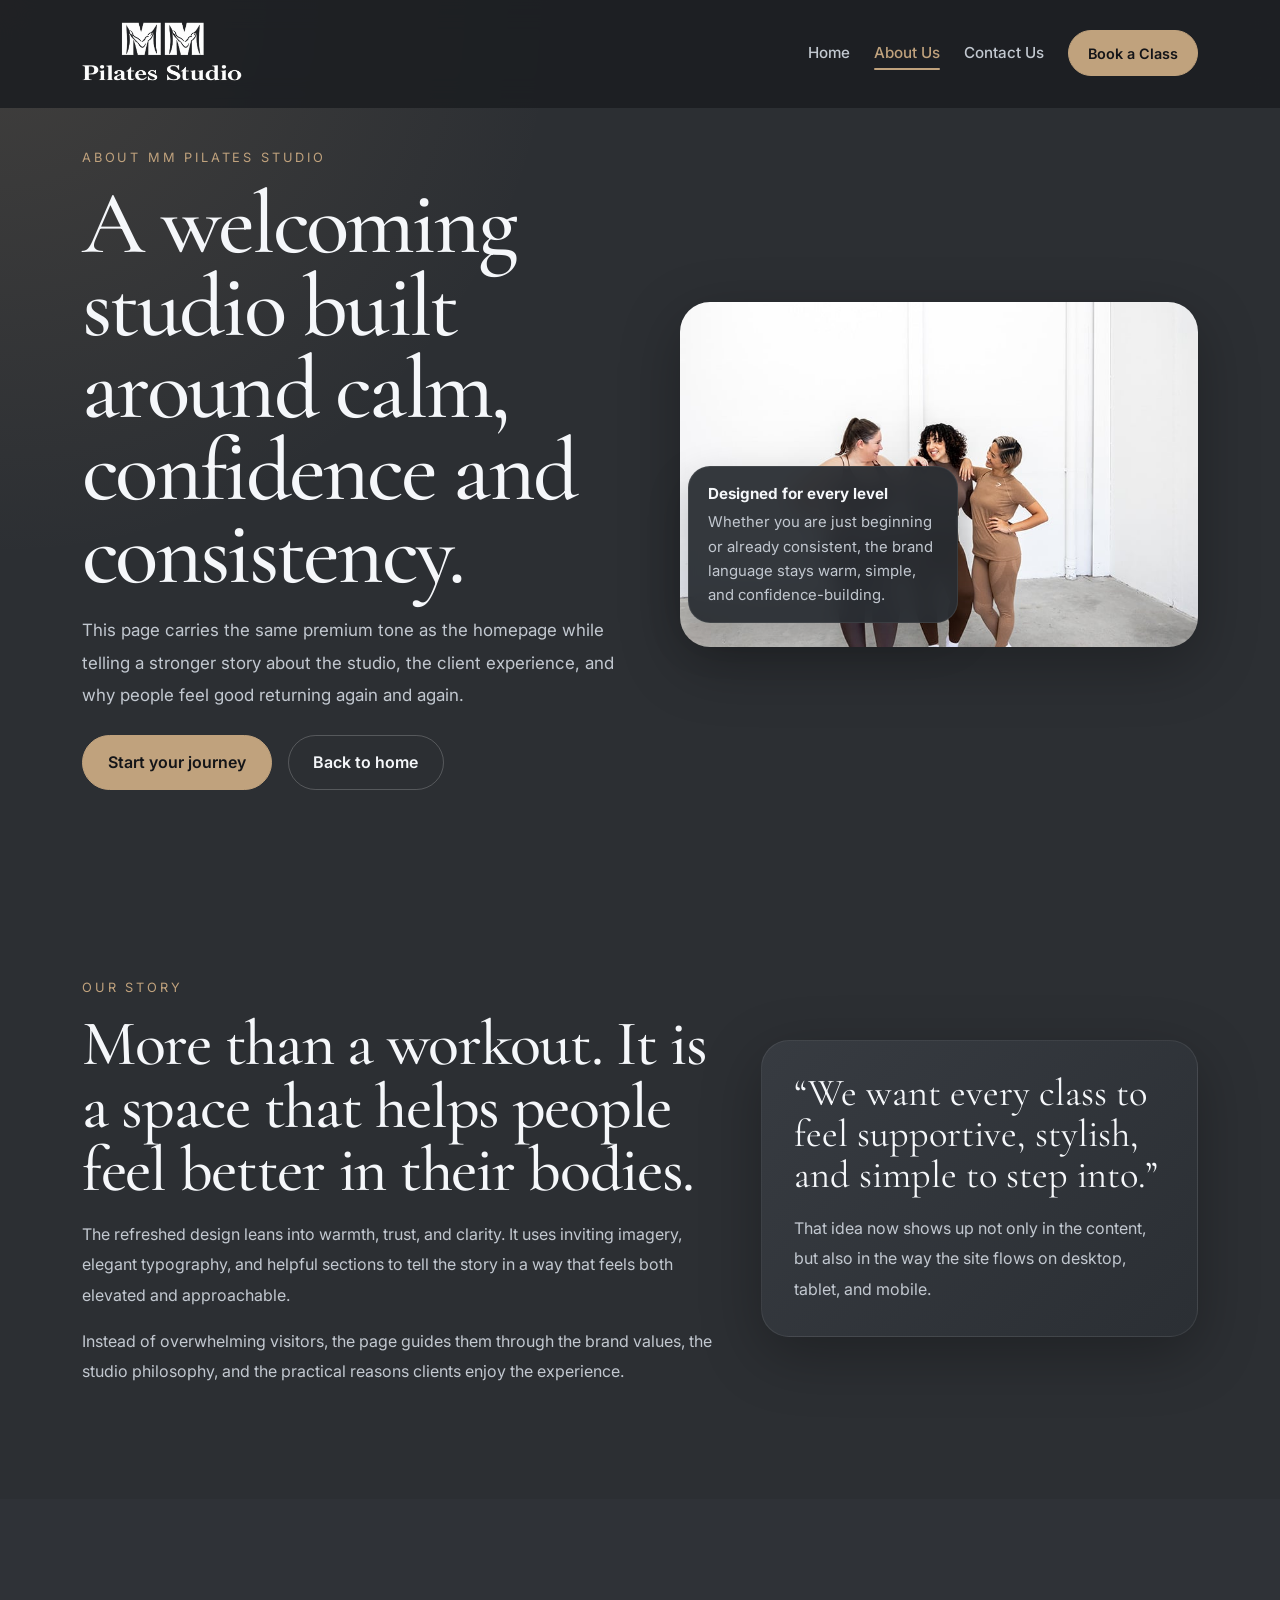
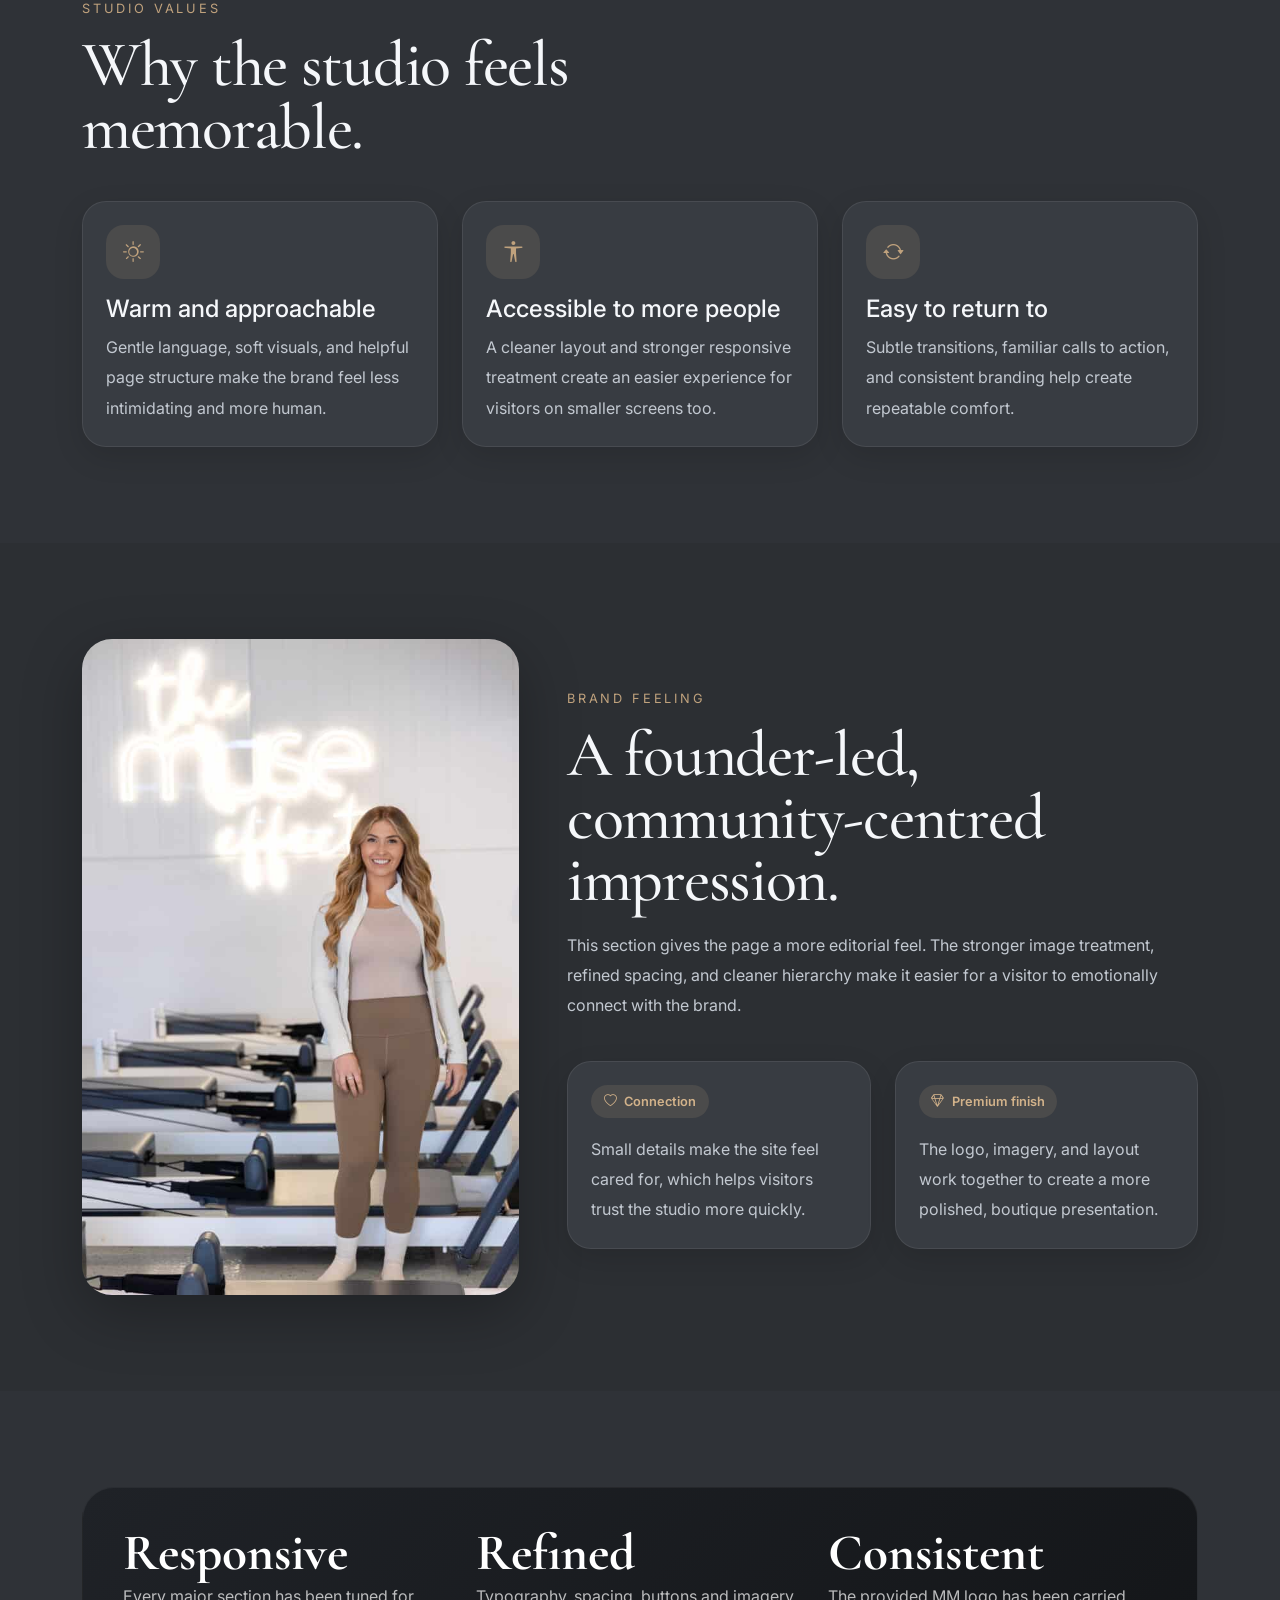
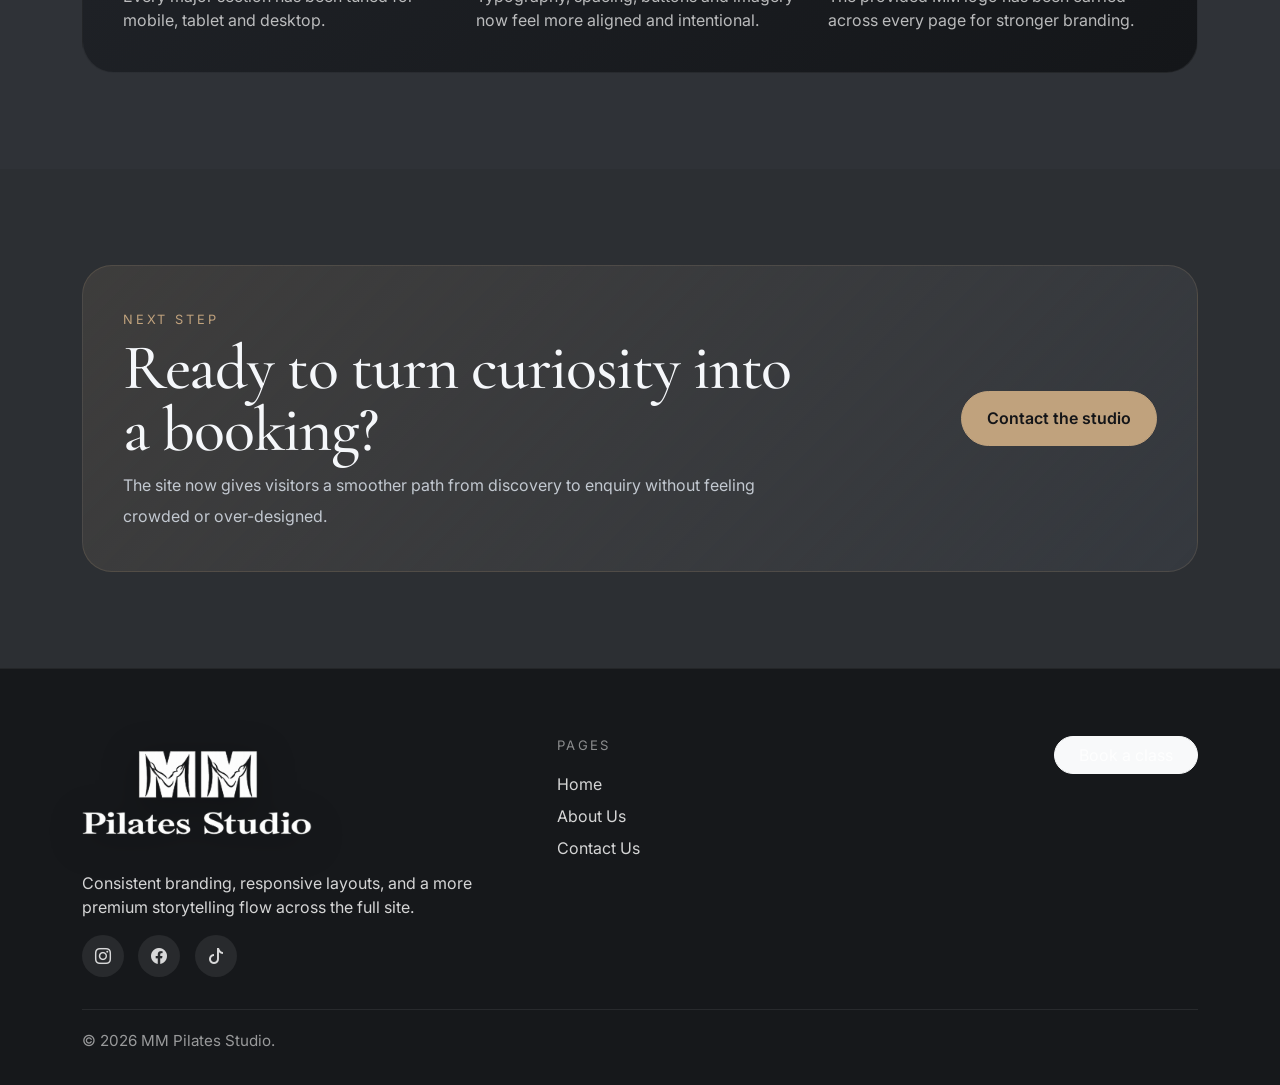
<file: mmPilateStudio-3/about.html>
<!doctype html>
<html lang="en">
<head>
  <meta charset="utf-8">
  <meta name="viewport" content="width=device-width, initial-scale=1">
  <title>MM Pilates Studio - About Us</title>
  <meta name="description" content="Learn about MM Pilates Studio.">
  <link rel="preconnect" href="https://fonts.googleapis.com">
  <link rel="preconnect" href="https://fonts.gstatic.com" crossorigin>
  <link href="https://fonts.googleapis.com/css2?family=Cormorant+Garamond:wght@400;500;600;700&family=Inter:wght@400;500;600;700&display=swap" rel="stylesheet">
  <link rel="stylesheet" href="https://cdn.jsdelivr.net/npm/bootstrap@5.3.3/dist/css/bootstrap.min.css">
  <link rel="stylesheet" href="https://cdn.jsdelivr.net/npm/bootstrap-icons@1.11.3/font/bootstrap-icons.min.css">
  <link rel="stylesheet" href="css/style.css">
</head>
<body>
  <nav class="navbar navbar-expand-lg fixed-top">
    <div class="container py-2">
      <a class="navbar-brand" href="index.html" aria-label="MM Pilates Studio home">
        <img class="nav-logo" src="assets/images/mm-logo.png" alt="MM Pilates Studio logo">
      </a>
      <button class="navbar-toggler" type="button" data-bs-toggle="collapse" data-bs-target="#mainNav" aria-controls="mainNav" aria-expanded="false" aria-label="Toggle navigation">
        <span class="navbar-toggler-icon"></span>
      </button>
      <div class="collapse navbar-collapse" id="mainNav">
        <ul class="navbar-nav ms-auto align-items-lg-center gap-lg-2">
          <li class="nav-item"><a class="nav-link" href="index.html">Home</a></li>
          <li class="nav-item"><a class="nav-link active" href="about.html">About Us</a></li>
          <li class="nav-item"><a class="nav-link" href="contact.html">Contact Us</a></li>
          <li class="nav-item ms-lg-2"><a class="btn btn-muse" href="contact.html">Book a Class</a></li>
        </ul>
      </div>
    </div>
  </nav>

  <header class="page-hero">
    <div class="container">
      <div class="row align-items-center g-5">
        <div class="col-lg-6" data-reveal>
          <span class="eyebrow">About MM Pilates Studio</span>
          <h1>A welcoming studio built around calm, confidence and consistency.</h1>
          <p class="lead-text">This page carries the same premium tone as the homepage while telling a stronger story about the studio, the client experience, and why people feel good returning again and again.</p>
          <div class="d-flex flex-wrap gap-3 mt-4">
            <a class="btn btn-muse" href="contact.html">Start your journey</a>
            <a class="btn btn-muse-outline" href="index.html">Back to home</a>
          </div>
        </div>
        <div class="col-lg-6" data-reveal>
          <div class="hero-image-shell">
            <img class="page-hero-media w-100" src="assets/images/about-hero.jpg" alt="About MM Pilates Studio">
            <div class="hero-badge">
              <strong>Designed for every level</strong>
              <span>Whether you are just beginning or already consistent, the brand language stays warm, simple, and confidence-building.</span>
            </div>
          </div>
        </div>
      </div>
    </div>
  </header>

  <section class="section-pad">
    <div class="container">
      <div class="row g-5 align-items-center">
        <div class="col-lg-7" data-reveal>
          <span class="eyebrow">Our story</span>
          <h2 class="section-title">More than a workout. It is a space that helps people feel better in their bodies.</h2>
          <p class="copy-muted">The refreshed design leans into warmth, trust, and clarity. It uses inviting imagery, elegant typography, and helpful sections to tell the story in a way that feels both elevated and approachable.</p>
          <p class="copy-muted">Instead of overwhelming visitors, the page guides them through the brand values, the studio philosophy, and the practical reasons clients enjoy the experience.</p>
        </div>
        <div class="col-lg-5" data-reveal>
          <div class="quote-panel">
            <blockquote>“We want every class to feel supportive, stylish, and simple to step into.”</blockquote>
            <p class="copy-muted mb-0">That idea now shows up not only in the content, but also in the way the site flows on desktop, tablet, and mobile.</p>
          </div>
        </div>
      </div>
    </div>
  </section>

  <section class="section-pad section-soft">
    <div class="container">
      <div class="row mb-4">
        <div class="col-lg-7" data-reveal>
          <span class="eyebrow">Studio values</span>
          <h2 class="section-title">Why the studio feels memorable.</h2>
        </div>
      </div>
      <div class="row g-4">
        <div class="col-md-4" data-reveal>
          <article class="story-card h-100">
            <div class="content">
              <div class="icon"><i class="bi bi-sun"></i></div>
              <h3 class="h4">Warm and approachable</h3>
              <p class="copy-muted mb-0">Gentle language, soft visuals, and helpful page structure make the brand feel less intimidating and more human.</p>
            </div>
          </article>
        </div>
        <div class="col-md-4" data-reveal>
          <article class="story-card h-100">
            <div class="content">
              <div class="icon"><i class="bi bi-universal-access"></i></div>
              <h3 class="h4">Accessible to more people</h3>
              <p class="copy-muted mb-0">A cleaner layout and stronger responsive treatment create an easier experience for visitors on smaller screens too.</p>
            </div>
          </article>
        </div>
        <div class="col-md-4" data-reveal>
          <article class="story-card h-100">
            <div class="content">
              <div class="icon"><i class="bi bi-arrow-repeat"></i></div>
              <h3 class="h4">Easy to return to</h3>
              <p class="copy-muted mb-0">Subtle transitions, familiar calls to action, and consistent branding help create repeatable comfort.</p>
            </div>
          </article>
        </div>
      </div>
    </div>
  </section>

  <section class="section-pad">
    <div class="container">
      <div class="row g-5 align-items-center">
        <div class="col-lg-5" data-reveal>
          <img class="founder-image" src="assets/images/allana.jpg" alt="Instructor in the studio">
        </div>
        <div class="col-lg-7" data-reveal>
          <span class="eyebrow">Brand feeling</span>
          <h2 class="section-title">A founder-led, community-centred impression.</h2>
          <p class="copy-muted">This section gives the page a more editorial feel. The stronger image treatment, refined spacing, and cleaner hierarchy make it easier for a visitor to emotionally connect with the brand.</p>
          <div class="row g-4 mt-2">
            <div class="col-sm-6">
              <div class="story-card h-100">
                <div class="content">
                  <span class="tag"><i class="bi bi-heart"></i> Connection</span>
                  <p class="copy-muted mt-3 mb-0">Small details make the site feel cared for, which helps visitors trust the studio more quickly.</p>
                </div>
              </div>
            </div>
            <div class="col-sm-6">
              <div class="story-card h-100">
                <div class="content">
                  <span class="tag"><i class="bi bi-gem"></i> Premium finish</span>
                  <p class="copy-muted mt-3 mb-0">The logo, imagery, and layout work together to create a more polished, boutique presentation.</p>
                </div>
              </div>
            </div>
          </div>
        </div>
      </div>
    </div>
  </section>

  <section class="section-pad section-soft">
    <div class="container">
      <div class="stats-band" data-reveal>
        <div class="row g-4 text-center text-lg-start">
          <div class="col-md-4 stat-item">
            <strong>Responsive</strong>
            <span>Every major section has been tuned for mobile, tablet and desktop.</span>
          </div>
          <div class="col-md-4 stat-item">
            <strong>Refined</strong>
            <span>Typography, spacing, buttons and imagery now feel more aligned and intentional.</span>
          </div>
          <div class="col-md-4 stat-item">
            <strong>Consistent</strong>
            <span>The provided MM logo has been carried across every page for stronger branding.</span>
          </div>
        </div>
      </div>
    </div>
  </section>

  <section class="section-pad">
    <div class="container">
      <div class="cta-band" data-reveal>
        <div class="row align-items-center g-4">
          <div class="col-lg-8">
            <span class="eyebrow mb-2">Next step</span>
            <h2 class="section-title mb-2">Ready to turn curiosity into a booking?</h2>
            <p class="copy-muted mb-0">The site now gives visitors a smoother path from discovery to enquiry without feeling crowded or over-designed.</p>
          </div>
          <div class="col-lg-4 text-lg-end">
            <a class="btn btn-muse" href="contact.html">Contact the studio</a>
          </div>
        </div>
      </div>
    </div>
  </section>

  <footer class="footer">
    <div class="container">
      <div class="row g-4 align-items-start">
        <div class="col-lg-5">
          <img class="footer-logo mb-3" src="assets/images/mm-logo.png" alt="MM Pilates Studio logo">
          <p class="mb-3">Consistent branding, responsive layouts, and a more premium storytelling flow across the full site.</p>
          <div class="social-list">
            <a href="#" aria-label="Instagram"><i class="bi bi-instagram"></i></a>
            <a href="#" aria-label="Facebook"><i class="bi bi-facebook"></i></a>
            <a href="#" aria-label="TikTok"><i class="bi bi-tiktok"></i></a>
          </div>
        </div>
        <div class="col-sm-6 col-lg-2">
          <div class="footer-title mb-3">Pages</div>
          <div class="d-grid gap-2">
            <a href="index.html">Home</a>
            <a href="about.html">About Us</a>
            <a href="contact.html">Contact Us</a>
          </div>
        </div>
        <div class="col-lg-5 text-lg-end">
          <a class="btn btn-light rounded-pill px-4" href="contact.html">Book a class</a>
        </div>
      </div>
      <div class="copyright">© <span data-year></span> MM Pilates Studio.</div>
    </div>
  </footer>

  <button class="back-to-top" type="button" aria-label="Back to top">
    <i class="bi bi-arrow-up"></i>
  </button>

  <script src="https://cdn.jsdelivr.net/npm/bootstrap@5.3.3/dist/js/bootstrap.bundle.min.js"></script>
  <script src="js/main.js"></script>
</body>
</html>
</file>
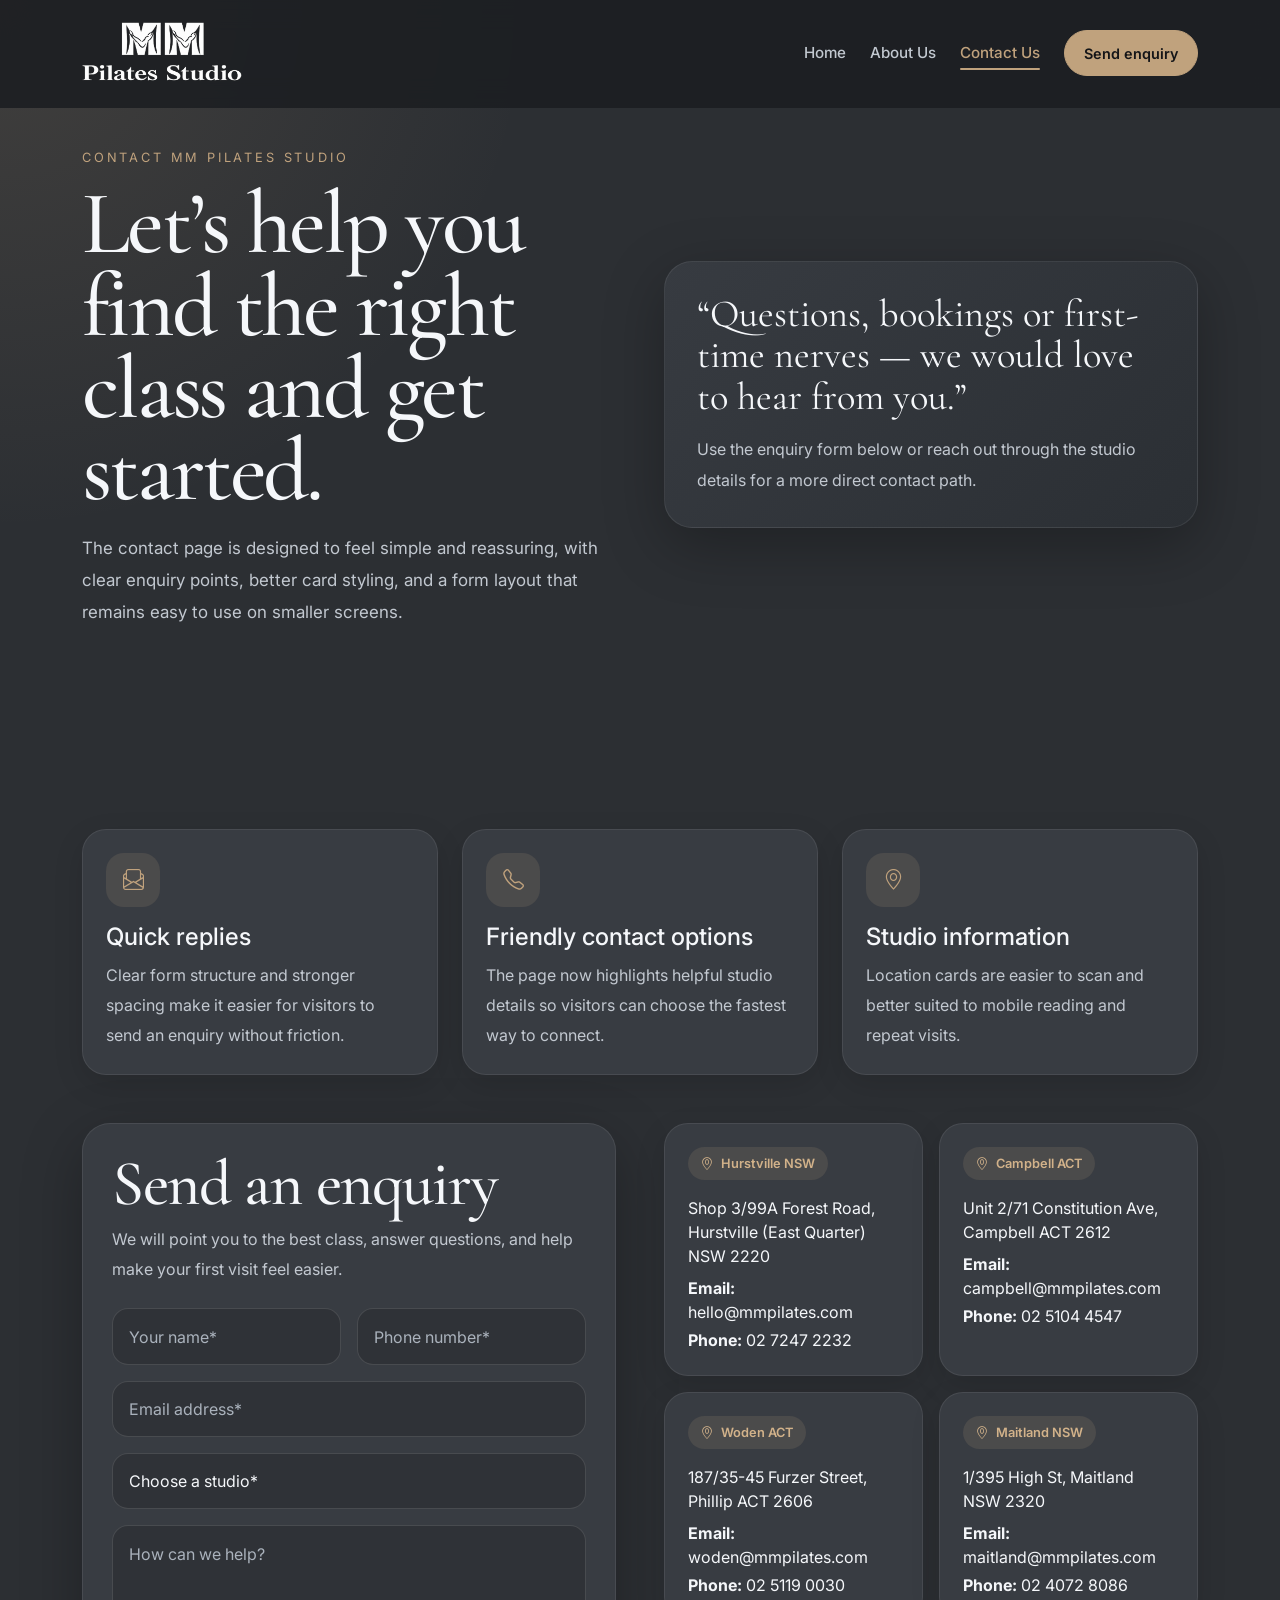
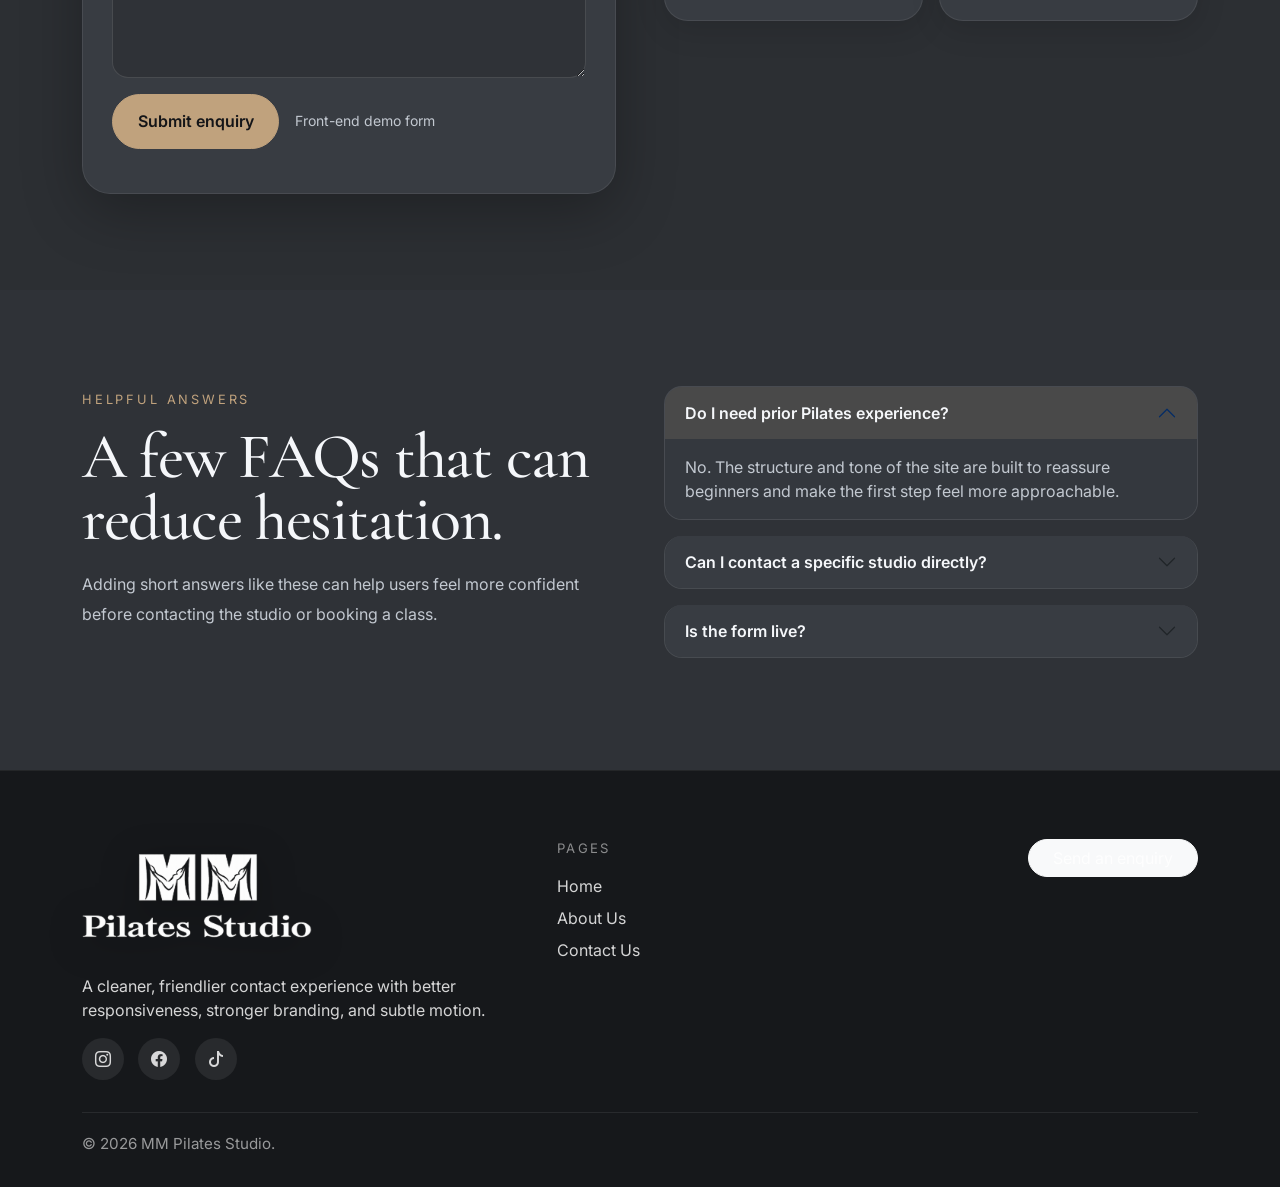
<file: mmPilateStudio-3/contact.html>
<!doctype html>
<html lang="en">
<head>
  <meta charset="utf-8">
  <meta name="viewport" content="width=device-width, initial-scale=1">
  <title>MM Pilates Studio - Contact Us</title>
  <meta name="description" content="Contact MM Pilates Studio.">
  <link rel="preconnect" href="https://fonts.googleapis.com">
  <link rel="preconnect" href="https://fonts.gstatic.com" crossorigin>
  <link href="https://fonts.googleapis.com/css2?family=Cormorant+Garamond:wght@400;500;600;700&family=Inter:wght@400;500;600;700&display=swap" rel="stylesheet">
  <link rel="stylesheet" href="https://cdn.jsdelivr.net/npm/bootstrap@5.3.3/dist/css/bootstrap.min.css">
  <link rel="stylesheet" href="https://cdn.jsdelivr.net/npm/bootstrap-icons@1.11.3/font/bootstrap-icons.min.css">
  <link rel="stylesheet" href="css/style.css">
</head>
<body>
  <nav class="navbar navbar-expand-lg fixed-top">
    <div class="container py-2">
      <a class="navbar-brand" href="index.html" aria-label="MM Pilates Studio home">
        <img class="nav-logo" src="assets/images/mm-logo.png" alt="MM Pilates Studio logo">
      </a>
      <button class="navbar-toggler" type="button" data-bs-toggle="collapse" data-bs-target="#mainNav" aria-controls="mainNav" aria-expanded="false" aria-label="Toggle navigation">
        <span class="navbar-toggler-icon"></span>
      </button>
      <div class="collapse navbar-collapse" id="mainNav">
        <ul class="navbar-nav ms-auto align-items-lg-center gap-lg-2">
          <li class="nav-item"><a class="nav-link" href="index.html">Home</a></li>
          <li class="nav-item"><a class="nav-link" href="about.html">About Us</a></li>
          <li class="nav-item"><a class="nav-link active" href="contact.html">Contact Us</a></li>
          <li class="nav-item ms-lg-2"><a class="btn btn-muse" href="#contactForm">Send enquiry</a></li>
        </ul>
      </div>
    </div>
  </nav>

  <header class="page-hero">
    <div class="container">
      <div class="row align-items-center g-5">
        <div class="col-lg-6" data-reveal>
          <span class="eyebrow">Contact MM Pilates Studio</span>
          <h1>Let’s help you find the right class and get started.</h1>
          <p class="lead-text">The contact page is designed to feel simple and reassuring, with clear enquiry points, better card styling, and a form layout that remains easy to use on smaller screens.</p>
        </div>
        <div class="col-lg-6" data-reveal>
          <div class="quote-panel">
            <blockquote>“Questions, bookings or first-time nerves — we would love to hear from you.”</blockquote>
            <p class="copy-muted mb-0">Use the enquiry form below or reach out through the studio details for a more direct contact path.</p>
          </div>
        </div>
      </div>
    </div>
  </header>

  <section class="section-pad">
    <div class="container">
      <div class="row g-4 mb-5">
        <div class="col-md-4" data-reveal>
          <article class="contact-card">
            <div class="content">
              <div class="icon"><i class="bi bi-envelope-paper"></i></div>
              <h3 class="h4">Quick replies</h3>
              <p class="copy-muted mb-0">Clear form structure and stronger spacing make it easier for visitors to send an enquiry without friction.</p>
            </div>
          </article>
        </div>
        <div class="col-md-4" data-reveal>
          <article class="contact-card">
            <div class="content">
              <div class="icon"><i class="bi bi-telephone"></i></div>
              <h3 class="h4">Friendly contact options</h3>
              <p class="copy-muted mb-0">The page now highlights helpful studio details so visitors can choose the fastest way to connect.</p>
            </div>
          </article>
        </div>
        <div class="col-md-4" data-reveal>
          <article class="contact-card">
            <div class="content">
              <div class="icon"><i class="bi bi-geo-alt"></i></div>
              <h3 class="h4">Studio information</h3>
              <p class="copy-muted mb-0">Location cards are easier to scan and better suited to mobile reading and repeat visits.</p>
            </div>
          </article>
        </div>
      </div>

      <div class="row g-5 align-items-start">
        <div class="col-lg-6" data-reveal>
          <div class="form-shell">
            <h2 class="section-title h1 mb-2">Send an enquiry</h2>
            <p class="copy-muted mb-4">We will point you to the best class, answer questions, and help make your first visit feel easier.</p>
            <form id="contactForm">
              <div class="row g-3">
                <div class="col-md-6"><input class="form-control" type="text" placeholder="Your name*" required></div>
                <div class="col-md-6"><input class="form-control" type="tel" placeholder="Phone number*" required></div>
                <div class="col-12"><input class="form-control" type="email" placeholder="Email address*" required></div>
                <div class="col-12">
                  <select class="form-select" required>
                    <option value="">Choose a studio*</option>
                    <option>Hurstville</option>
                    <option>Campbell</option>
                    <option>Woden</option>
                    <option>Maitland</option>
                  </select>
                </div>
                <div class="col-12"><textarea class="form-control" rows="5" placeholder="How can we help?"></textarea></div>
                <div class="col-12 d-grid d-sm-flex gap-3 align-items-center">
                  <button class="btn btn-muse" type="submit">Submit enquiry</button>
                  <span class="copy-muted small">Front-end demo form</span>
                </div>
              </div>
            </form>
            <div id="formStatus" class="mt-3"></div>
          </div>
        </div>
        <div class="col-lg-6" data-reveal>
          <div class="row g-3">
            <div class="col-sm-6">
              <article class="contact-card h-100">
                <div class="content">
                  <span class="tag"><i class="bi bi-geo-alt"></i> Hurstville NSW</span>
                  <p class="mt-3 mb-2">Shop 3/99A Forest Road, Hurstville (East Quarter) NSW 2220</p>
                  <p class="mb-1"><strong>Email:</strong> hello@mmpilates.com</p>
                  <p class="mb-0"><strong>Phone:</strong> 02 7247 2232</p>
                </div>
              </article>
            </div>
            <div class="col-sm-6">
              <article class="contact-card h-100">
                <div class="content">
                  <span class="tag"><i class="bi bi-geo-alt"></i> Campbell ACT</span>
                  <p class="mt-3 mb-2">Unit 2/71 Constitution Ave, Campbell ACT 2612</p>
                  <p class="mb-1"><strong>Email:</strong> campbell@mmpilates.com</p>
                  <p class="mb-0"><strong>Phone:</strong> 02 5104 4547</p>
                </div>
              </article>
            </div>
            <div class="col-sm-6">
              <article class="contact-card h-100">
                <div class="content">
                  <span class="tag"><i class="bi bi-geo-alt"></i> Woden ACT</span>
                  <p class="mt-3 mb-2">187/35-45 Furzer Street, Phillip ACT 2606</p>
                  <p class="mb-1"><strong>Email:</strong> woden@mmpilates.com</p>
                  <p class="mb-0"><strong>Phone:</strong> 02 5119 0030</p>
                </div>
              </article>
            </div>
            <div class="col-sm-6">
              <article class="contact-card h-100">
                <div class="content">
                  <span class="tag"><i class="bi bi-geo-alt"></i> Maitland NSW</span>
                  <p class="mt-3 mb-2">1/395 High St, Maitland NSW 2320</p>
                  <p class="mb-1"><strong>Email:</strong> maitland@mmpilates.com</p>
                  <p class="mb-0"><strong>Phone:</strong> 02 4072 8086</p>
                </div>
              </article>
            </div>
          </div>
        </div>
      </div>
    </div>
  </section>

  <section class="section-pad section-soft">
    <div class="container">
      <div class="row g-5 align-items-start">
        <div class="col-lg-6" data-reveal>
          <span class="eyebrow">Helpful answers</span>
          <h2 class="section-title">A few FAQs that can reduce hesitation.</h2>
          <p class="copy-muted">Adding short answers like these can help users feel more confident before contacting the studio or booking a class.</p>
        </div>
        <div class="col-lg-6" data-reveal>
          <div class="accordion" id="faqAccordion">
            <div class="accordion-item">
              <h2 class="accordion-header">
                <button class="accordion-button" type="button" data-bs-toggle="collapse" data-bs-target="#faqOne">Do I need prior Pilates experience?</button>
              </h2>
              <div id="faqOne" class="accordion-collapse collapse show" data-bs-parent="#faqAccordion">
                <div class="accordion-body">No. The structure and tone of the site are built to reassure beginners and make the first step feel more approachable.</div>
              </div>
            </div>
            <div class="accordion-item">
              <h2 class="accordion-header">
                <button class="accordion-button collapsed" type="button" data-bs-toggle="collapse" data-bs-target="#faqTwo">Can I contact a specific studio directly?</button>
              </h2>
              <div id="faqTwo" class="accordion-collapse collapse" data-bs-parent="#faqAccordion">
                <div class="accordion-body">Yes. The contact cards give visitors studio-specific details so they can quickly choose the most relevant location.</div>
              </div>
            </div>
            <div class="accordion-item">
              <h2 class="accordion-header">
                <button class="accordion-button collapsed" type="button" data-bs-toggle="collapse" data-bs-target="#faqThree">Is the form live?</button>
              </h2>
              <div id="faqThree" class="accordion-collapse collapse" data-bs-parent="#faqAccordion">
                <div class="accordion-body">In this static version, the form shows a success message. It can be connected to Formspree, Netlify Forms, or a custom backend.</div>
              </div>
            </div>
          </div>
        </div>
      </div>
    </div>
  </section>

  <footer class="footer">
    <div class="container">
      <div class="row g-4 align-items-start">
        <div class="col-lg-5">
          <img class="footer-logo mb-3" src="assets/images/mm-logo.png" alt="MM Pilates Studio logo">
          <p class="mb-3">A cleaner, friendlier contact experience with better responsiveness, stronger branding, and subtle motion.</p>
          <div class="social-list">
            <a href="#" aria-label="Instagram"><i class="bi bi-instagram"></i></a>
            <a href="#" aria-label="Facebook"><i class="bi bi-facebook"></i></a>
            <a href="#" aria-label="TikTok"><i class="bi bi-tiktok"></i></a>
          </div>
        </div>
        <div class="col-sm-6 col-lg-2">
          <div class="footer-title mb-3">Pages</div>
          <div class="d-grid gap-2">
            <a href="index.html">Home</a>
            <a href="about.html">About Us</a>
            <a href="contact.html">Contact Us</a>
          </div>
        </div>
        <div class="col-lg-5 text-lg-end">
          <a class="btn btn-light rounded-pill px-4" href="#contactForm">Send an enquiry</a>
        </div>
      </div>
      <div class="copyright">© <span data-year></span> MM Pilates Studio.</div>
    </div>
  </footer>

  <button class="back-to-top" type="button" aria-label="Back to top">
    <i class="bi bi-arrow-up"></i>
  </button>

  <script src="https://cdn.jsdelivr.net/npm/bootstrap@5.3.3/dist/js/bootstrap.bundle.min.js"></script>
  <script src="js/main.js"></script>
</body>
</html>
</file>
<file: mmPilateStudio-3/css/style.css>
:root {
  --muse-cream: #2f3237;
  --muse-soft: #383c42;
  --muse-card: #3a3f46;
  --muse-accent: #c0a27d;
  --muse-accent-deep: #d2b28a;
  --muse-ink: #f5f7fa;
  --muse-copy: #c2c8d0;
  --muse-white: #ffffff;
  --muse-border: rgba(255, 255, 255, 0.08);
  --muse-shadow: 0 18px 60px rgba(0, 0, 0, 0.28);
  --radius-lg: 30px;
  --radius-md: 22px;
  --radius-sm: 14px;
  --transition: all 0.35s ease;
}

html {
  scroll-behavior: smooth;
}

body {
  font-family: "Inter", sans-serif;
  color: var(--muse-ink);
  background: #2c2f33;
  overflow-x: hidden;
}

body::selection {
  background: rgba(192, 162, 125, 0.22);
}

a {
  text-decoration: none;
}

img {
  display: block;
  max-width: 100%;
}

h1,
h2,
h3,
h4,
h5,
h6,
p,
span,
li,
strong,
label {
  color: inherit;
}

/* ------------------------------
   SECTION LAYOUT
------------------------------ */
.section-pad {
  padding: 6rem 0;
}

.section-soft {
  background: #2f3237;
}

.section-title {
  font-family: "Cormorant Garamond", serif;
  font-size: clamp(2.5rem, 5vw, 4.4rem);
  line-height: 0.98;
  letter-spacing: -0.02em;
  margin-bottom: 1.1rem;
  color: var(--muse-ink);
}

.eyebrow {
  display: inline-block;
  text-transform: uppercase;
  letter-spacing: 0.22em;
  font-size: 0.8rem;
  color: var(--muse-accent);
  margin-bottom: 1rem;
}

.copy-muted,
.lead-text {
  color: var(--muse-copy);
  line-height: 1.9;
}

.lead-text {
  font-size: 1.06rem;
}

/* ------------------------------
   BUTTONS
------------------------------ */
.btn-muse,
.btn-muse-outline,
.btn-square {
  display: inline-flex;
  align-items: center;
  justify-content: center;
  gap: 0.55rem;
  transition: var(--transition);
}

.btn-muse {
  color: #141518;
  background: var(--muse-accent);
  border: 1px solid var(--muse-accent);
  border-radius: 999px;
  padding: 0.9rem 1.55rem;
  font-weight: 600;
}

.btn-muse:hover {
  color: #141518;
  background: #d3b089;
  border-color: #d3b089;
  transform: translateY(-2px);
  box-shadow: 0 12px 28px rgba(0, 0, 0, 0.22);
}

.btn-muse-outline {
  color: var(--muse-ink);
  background: transparent;
  border: 1px solid rgba(255, 255, 255, 0.2);
  border-radius: 999px;
  padding: 0.9rem 1.55rem;
  font-weight: 600;
}

.btn-muse-outline:hover {
  color: #141518;
  background: var(--muse-accent);
  border-color: var(--muse-accent);
}

.btn-square {
  border-radius: 4px;
  background: #1d2024;
  color: var(--muse-white);
  padding: 1.15rem 2rem;
  font-weight: 600;
  letter-spacing: 0.08em;
  text-transform: uppercase;
  border: 1px solid rgba(255, 255, 255, 0.08);
}

.btn-square:hover {
  color: var(--muse-white);
  background: #25292e;
  transform: translateY(-2px);
}

/* ------------------------------
   NAVBAR
------------------------------ */
.navbar {
  background: rgba(28, 30, 34, 0.88);
  backdrop-filter: blur(14px);
  border-bottom: 1px solid transparent;
  transition: var(--transition);
  padding: 0.25rem 0;
}

.navbar.scrolled {
  background: rgba(24, 26, 30, 0.96);
  border-color: var(--muse-border);
  box-shadow: 0 8px 30px rgba(0, 0, 0, 0.22);
}

.navbar-brand {
  display: flex;
  align-items: center;
  gap: 0.5rem;
  padding: 0;
}

.nav-logo {
  width: 160px;
  height: auto;
}

.brand-text {
  font-family: "Cormorant Garamond", serif;
  font-size: 1.25rem;
  color: var(--muse-ink);
}

.navbar-toggler {
  border: 1px solid rgba(255, 255, 255, 0.18);
  border-radius: 999px;
  padding: 0.45rem 0.8rem;
}

.navbar-toggler:focus {
  box-shadow: none;
}

.navbar-toggler-icon {
  background-image: url("data:image/svg+xml,%3csvg xmlns='http://www.w3.org/2000/svg' viewBox='0 0 30 30'%3e%3cpath stroke='rgba%28255,255,255,0.88%29' stroke-linecap='round' stroke-miterlimit='10' stroke-width='2' d='M4 7h22M4 15h22M4 23h22'/%3e%3c/svg%3e");
}

/* unified nav link styling */
.navbar .nav-link {
  color: var(--muse-copy);
  font-weight: 500;
  font-size: 0.95rem;
  position: relative;
  padding: 0.4rem 0.9rem;
  transition: var(--transition);
}

.navbar .nav-link:hover {
  color: var(--muse-white);
}

.navbar .nav-link.active {
  color: var(--muse-accent);
}

.navbar .nav-link::after {
  content: "";
  position: absolute;
  left: 0.5rem;
  right: 0.5rem;
  bottom: 0.1rem;
  height: 2px;
  border-radius: 999px;
  background: var(--muse-accent);
  transform: scaleX(0);
  transform-origin: center;
  transition: var(--transition);
}

.navbar .nav-link:hover::after,
.navbar .nav-link.active::after {
  transform: scaleX(1);
}

.navbar .btn-muse {
  padding: 0.7rem 1.2rem;
  font-size: 0.9rem;
}

/* ------------------------------
   HERO
------------------------------ */
.hero,
.page-hero {
  position: relative;
  padding: 9rem 0 5.5rem;
  background:
    radial-gradient(circle at top left, rgba(192, 162, 125, 0.14), transparent 36%),
    linear-gradient(180deg, #2c2f33 0%, #2c2f33 84%);
}

.hero-copy h1,
.page-hero h1 {
  font-family: "Cormorant Garamond", serif;
  font-size: clamp(3.4rem, 7vw, 6.2rem);
  line-height: 0.92;
  letter-spacing: -0.03em;
  margin-bottom: 1.2rem;
  color: var(--muse-ink);
}

.hero-art,
.page-hero-media,
.image-card,
.feature-media,
.founder-image,
.card-media {
  border-radius: var(--radius-lg);
  box-shadow: var(--muse-shadow);
  object-fit: cover;
}

.hero-image-shell {
  position: relative;
  padding: 1rem 0 0 1rem;
}

.hero-image-shell::before {
  content: "";
  position: absolute;
  inset: 5% -2% -5% 10%;
  border-radius: var(--radius-lg);
}

.hero-badge {
  position: absolute;
  left: 1.5rem;
  bottom: 1.5rem;
  z-index: 2;
  max-width: 270px;
  background: rgba(40, 44, 49, 0.94);
  backdrop-filter: blur(10px);
  border: 1px solid rgba(255, 255, 255, 0.08);
  border-radius: 22px;
  padding: 1rem 1.2rem;
  box-shadow: 0 16px 40px rgba(0, 0, 0, 0.22);
}

.hero-badge strong {
  display: block;
  font-size: 0.95rem;
  margin-bottom: 0.2rem;
  color: var(--muse-ink);
}

.hero-badge span {
  color: var(--muse-copy);
  font-size: 0.93rem;
}

/* ------------------------------
   QUICK GRID
------------------------------ */
.quick-grid {
  margin-top: -1.7rem;
  position: relative;
  z-index: 3;
}

.quick-card {
  background: #383c42;
  border: 1px solid var(--muse-border);
  border-radius: 24px;
  padding: 1.4rem;
  box-shadow: 0 12px 36px rgba(0, 0, 0, 0.14);
  height: 100%;
}

.quick-card .icon {
  width: 52px;
  height: 52px;
  border-radius: 16px;
  display: grid;
  place-items: center;
  background: rgba(192, 162, 125, 0.14);
  color: var(--muse-accent);
  font-size: 1.35rem;
  margin-bottom: 1rem;
}

.quick-card h3 {
  font-size: 1.1rem;
  margin-bottom: 0.5rem;
  color: var(--muse-ink);
}

/* ------------------------------
   BOOKING SECTION
------------------------------ */
.booking-section {
  background: #2f3237;
  border-top: 1px solid rgba(255, 255, 255, 0.05);
  border-bottom: 1px solid rgba(255, 255, 255, 0.05);
}

.booking-copy {
  padding-right: 2rem;
}

.booking-copy .section-title {
  font-size: clamp(3rem, 5vw, 4.8rem);
  font-weight: 500;
}

.booking-copy .section-title em {
  color: var(--muse-accent-deep);
  font-style: italic;
  font-weight: 400;
}

.booking-card {
  background: #35393f;
  border: 1px solid rgba(255, 255, 255, 0.08);
  border-radius: 6px;
  overflow: hidden;
  box-shadow: 0 12px 30px rgba(0, 0, 0, 0.2);
}

.booking-card-header {
  background: #1d2024;
  color: var(--muse-white);
  padding: 1.75rem 2rem;
  display: flex;
  align-items: center;
  justify-content: space-between;
  gap: 1rem;
}

.booking-card-header h3 {
  margin: 0;
  font-family: "Cormorant Garamond", serif;
  font-size: 2rem;
  font-weight: 500;
}

.booking-live {
  color: var(--muse-accent);
  letter-spacing: 0.16em;
  text-transform: uppercase;
  font-size: 0.88rem;
}

.booking-row {
  display: grid;
  grid-template-columns: 130px 1fr auto;
  gap: 1.5rem;
  align-items: center;
  padding: 1.7rem 2rem;
  border-top: 1px solid rgba(255, 255, 255, 0.08);
  transition: var(--transition);
}

.booking-row:hover {
  background: rgba(255, 255, 255, 0.03);
}

.booking-time {
  font-size: 1.05rem;
  font-weight: 600;
  color: #f0f4f8;
}

.booking-class h4 {
  font-size: 1.05rem;
  margin: 0 0 0.35rem;
  color: #f5f7fa;
}

.booking-class p {
  margin: 0;
  color: #b8c0ca;
}

.booking-pill {
  background: rgba(192, 162, 125, 0.12);
  color: var(--muse-accent-deep);
  border: 1px solid rgba(192, 162, 125, 0.16);
  border-radius: 4px;
  padding: 0.72rem 1rem;
  min-width: 118px;
  text-align: center;
  font-weight: 500;
}

.booking-card-footer {
  background: #2e3338;
  text-align: center;
  padding: 1.4rem;
  color: #b3bbc4;
}

/* ------------------------------
   CARDS / PANELS
------------------------------ */
.panel,
.studio-card,
.feature-card,
.contact-card,
.story-card,
.testimonial-card,
.faq-panel {
  background: #383c42;
  border-radius: 24px;
  border: 1px solid var(--muse-border);
  box-shadow: 0 10px 30px rgba(0, 0, 0, 0.12);
}

.studio-card,
.feature-card,
.contact-card,
.story-card,
.testimonial-card {
  height: 100%;
  overflow: hidden;
}

.studio-card .content,
.feature-card .content,
.contact-card .content,
.story-card .content,
.testimonial-card .content {
  padding: 1.45rem;
}

.card-media {
  width: 100%;
  height: 320px;
}

.feature-card:hover,
.studio-card:hover,
.contact-card:hover,
.story-card:hover,
.testimonial-card:hover {
  transform: translateY(-6px);
  transition: var(--transition);
}

.tag,
.meta-pill {
  display: inline-flex;
  align-items: center;
  gap: 0.45rem;
  padding: 0.42rem 0.8rem;
  border-radius: 999px;
  background: rgba(192, 162, 125, 0.14);
  color: var(--muse-accent-deep);
  font-size: 0.8rem;
  font-weight: 600;
}

/* ------------------------------
   STATS / QUOTES
------------------------------ */
.stats-band {
  background: linear-gradient(135deg, #1f2227, #141619);
  color: var(--muse-white);
  border-radius: 32px;
  padding: 2.5rem;
  border: 1px solid rgba(255, 255, 255, 0.06);
}

.stat-item strong {
  display: block;
  font-size: clamp(2rem, 4vw, 3.2rem);
  font-family: "Cormorant Garamond", serif;
  line-height: 1;
  margin-bottom: 0.3rem;
}

.stat-item span {
  color: rgba(255, 255, 255, 0.7);
}

.quote-panel {
  background: linear-gradient(135deg, #373b41, #2b2f34);
  border: 1px solid var(--muse-border);
  border-radius: 28px;
  padding: 2rem;
  box-shadow: var(--muse-shadow);
}

.quote-panel blockquote {
  font-family: "Cormorant Garamond", serif;
  font-size: clamp(1.9rem, 3vw, 2.8rem);
  line-height: 1.08;
  margin-bottom: 1rem;
  color: var(--muse-ink);
}

.founder-image {
  width: 100%;
  min-height: 560px;
}

/* ------------------------------
   ICON BLOCKS
------------------------------ */
.story-card .icon,
.contact-card .icon {
  width: 54px;
  height: 54px;
  border-radius: 18px;
  display: grid;
  place-items: center;
  background: rgba(192, 162, 125, 0.14);
  color: var(--muse-accent);
  font-size: 1.3rem;
  margin-bottom: 1rem;
}

/* ------------------------------
   FORMS
------------------------------ */
.form-shell {
  background: #383c42;
  border-radius: 28px;
  border: 1px solid var(--muse-border);
  box-shadow: var(--muse-shadow);
  padding: 1.8rem;
}

.form-control,
.form-select {
  border-radius: 16px;
  padding: 0.95rem 1rem;
  border: 1px solid rgba(255, 255, 255, 0.12);
  background: #2f3237;
  color: var(--muse-ink);
}

.form-control::placeholder {
  color: #aab2bc;
}

.form-control:focus,
.form-select:focus {
  box-shadow: 0 0 0 0.25rem rgba(192, 162, 125, 0.18);
  border-color: rgba(192, 162, 125, 0.45);
  background: #2f3237;
  color: var(--muse-ink);
}

/* ------------------------------
   ACCORDION
------------------------------ */
.accordion-item {
  border: 1px solid var(--muse-border);
  border-radius: 18px !important;
  overflow: hidden;
  margin-bottom: 1rem;
  background: #383c42;
}

.accordion-button {
  font-weight: 600;
  box-shadow: none !important;
  background: #383c42;
  color: var(--muse-ink);
}

.accordion-button:not(.collapsed) {
  background: rgba(192, 162, 125, 0.12);
  color: var(--muse-ink);
}

.accordion-body {
  background: #34383e;
  color: var(--muse-copy);
}

/* ------------------------------
   CTA BAND
------------------------------ */
.cta-band {
  background: linear-gradient(135deg, rgba(192, 162, 125, 0.12), #35393f);
  border: 1px solid rgba(192, 162, 125, 0.16);
  border-radius: 30px;
  padding: 2.5rem;
}

/* ------------------------------
   FOOTER
------------------------------ */
.footer {
  background: #16181b;
  color: rgba(255, 255, 255, 0.82);
  padding: 4.2rem 0 2rem;
  border-top: 1px solid rgba(255, 255, 255, 0.06);
}

.footer-logo {
  max-width: 230px;
  filter: drop-shadow(0 8px 18px rgba(0, 0, 0, 0.28));
}

.footer a {
  color: rgba(255, 255, 255, 0.82);
}

.footer a:hover {
  color: var(--muse-white);
}

.footer-title {
  color: rgba(255, 255, 255, 0.5);
  letter-spacing: 0.18em;
  text-transform: uppercase;
  font-size: 0.82rem;
}

.copyright {
  border-top: 1px solid rgba(255, 255, 255, 0.08);
  margin-top: 2rem;
  padding-top: 1.25rem;
  font-size: 0.95rem;
  color: rgba(255, 255, 255, 0.56);
}

.social-list {
  display: flex;
  gap: 0.9rem;
}

.social-list a {
  width: 42px;
  height: 42px;
  display: grid;
  place-items: center;
  border-radius: 50%;
  background: rgba(255, 255, 255, 0.08);
  transition: var(--transition);
}

.social-list a:hover {
  transform: translateY(-3px);
  background: rgba(255, 255, 255, 0.14);
}

/* ------------------------------
   BACK TO TOP
------------------------------ */
.back-to-top {
  position: fixed;
  right: 1.25rem;
  bottom: 1.25rem;
  width: 48px;
  height: 48px;
  border: 0;
  border-radius: 50%;
  background: var(--muse-accent);
  color: #141518;
  box-shadow: 0 12px 24px rgba(0, 0, 0, 0.25);
  opacity: 0;
  visibility: hidden;
  transform: translateY(12px);
  transition: var(--transition);
  z-index: 1080;
}

.back-to-top.show {
  opacity: 1;
  visibility: visible;
  transform: translateY(0);
}

/* ------------------------------
   REVEAL ANIMATION
------------------------------ */
[data-reveal] {
  opacity: 0;
  transform: translateY(24px);
  transition:
    opacity 0.8s ease,
    transform 0.8s ease;
}

[data-reveal].revealed {
  opacity: 1;
  transform: translateY(0);
}

/* ------------------------------
   RESPONSIVE
------------------------------ */
@media (max-width: 1199.98px) {
  .booking-row {
    grid-template-columns: 105px 1fr auto;
    padding: 1.4rem 1.4rem;
  }
}

@media (max-width: 991.98px) {
  .section-pad {
    padding: 4.5rem 0;
  }

  .navbar-collapse {
    background: rgba(35, 38, 43, 0.98);
    border: 1px solid var(--muse-border);
    border-radius: 22px;
    padding: 1rem;
    margin-top: 1rem;
    box-shadow: var(--muse-shadow);
  }

  .booking-copy {
    padding-right: 0;
    margin-bottom: 2rem;
  }

  .booking-row {
    grid-template-columns: 1fr;
    gap: 0.55rem;
  }

  .booking-pill {
    justify-self: start;
  }

  .hero-badge {
    position: static;
    margin-top: 1rem;
    max-width: none;
  }
}

@media (max-width: 767.98px) {
  .nav-logo {
    width: 108px;
  }

  .hero,
  .page-hero {
    padding-top: 8rem;
  }

  .section-title,
  .booking-copy .section-title {
    line-height: 1.02;
  }

  .hero-copy h1,
  .page-hero h1 {
    font-size: clamp(2.9rem, 10vw, 4.4rem);
  }

  .card-media {
    height: 260px;
  }

  .founder-image {
    min-height: 420px;
  }

  .booking-card-header {
    padding: 1.25rem 1.25rem;
    align-items: flex-start;
  }

  .booking-card-header h3 {
    font-size: 1.7rem;
  }

  .booking-card-footer {
    font-size: 0.95rem;
  }

  .stats-band,
  .cta-band {
    padding: 1.6rem;
  }
}

@media (prefers-reduced-motion: reduce) {
  *,
  *::before,
  *::after {
    animation-duration: 0.01ms !important;
    animation-iteration-count: 1 !important;
    transition-duration: 0.01ms !important;
    scroll-behavior: auto !important;
  }
}
</file>
